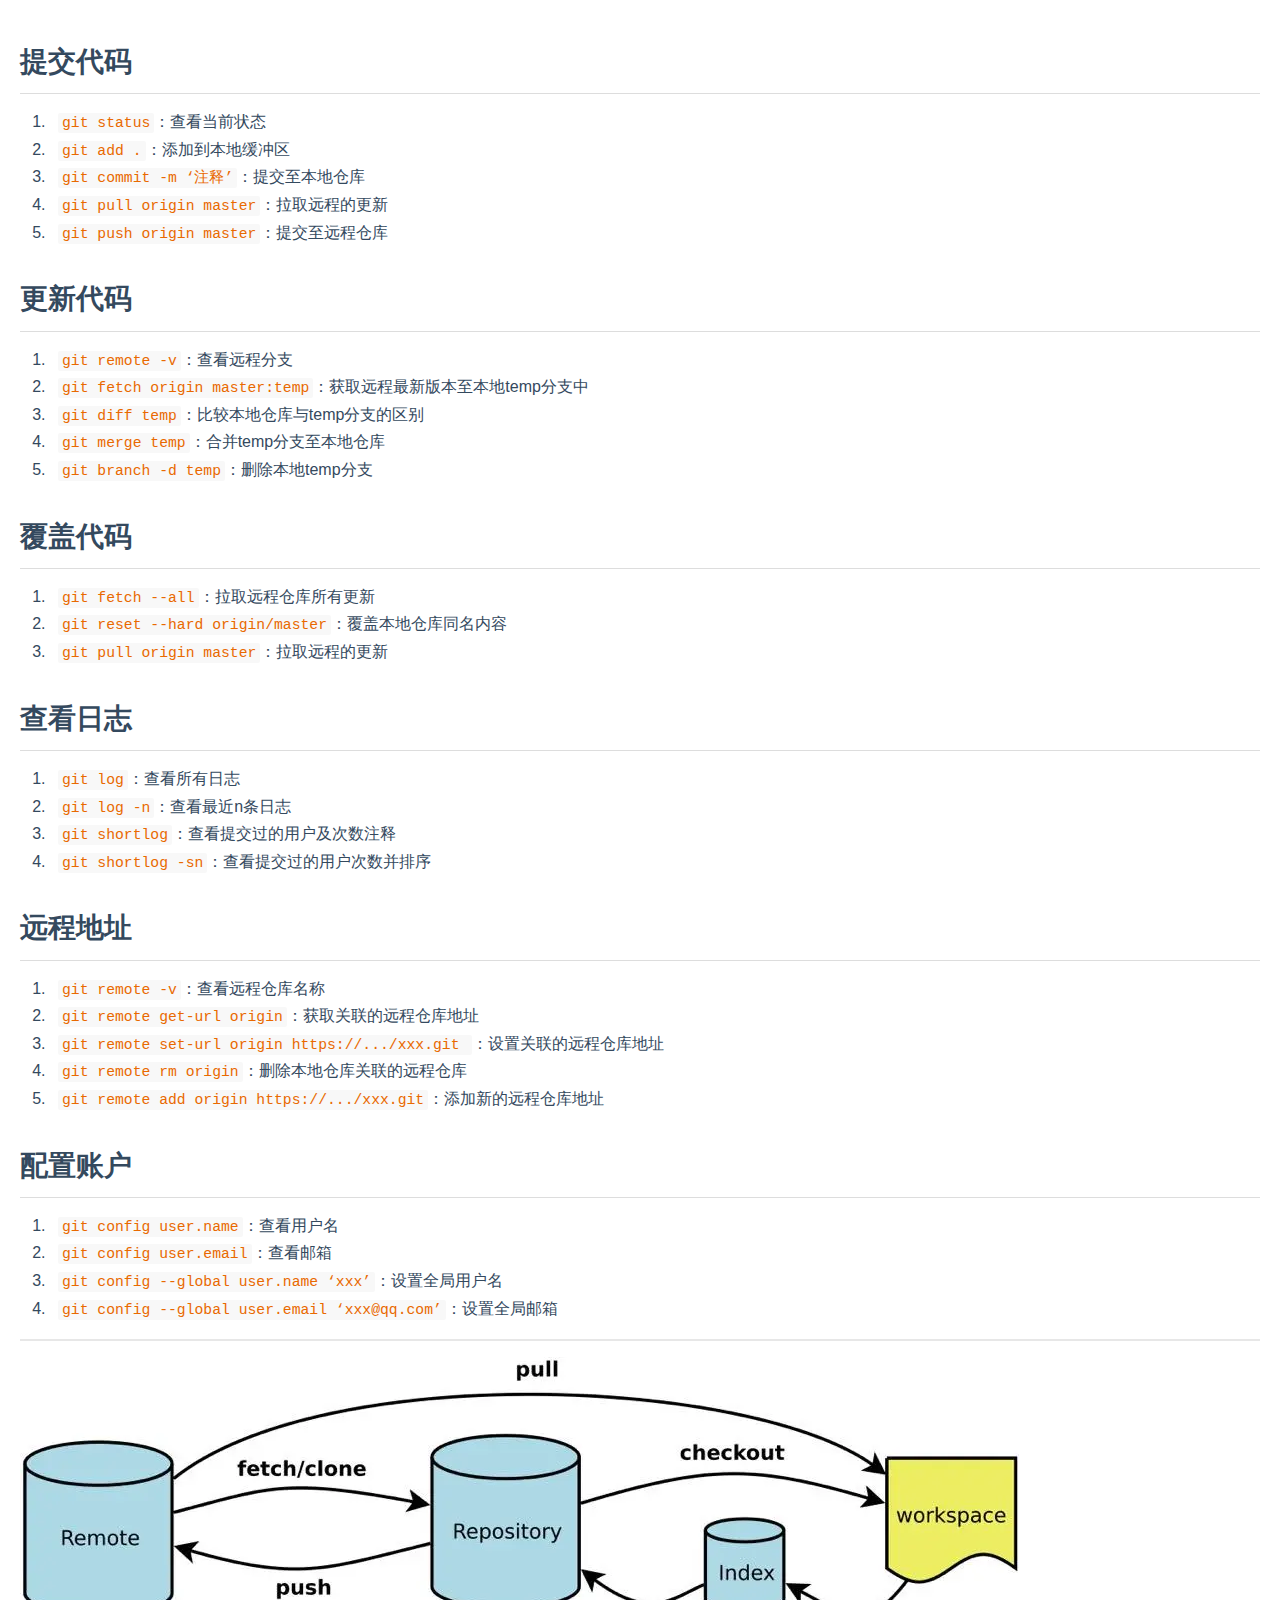
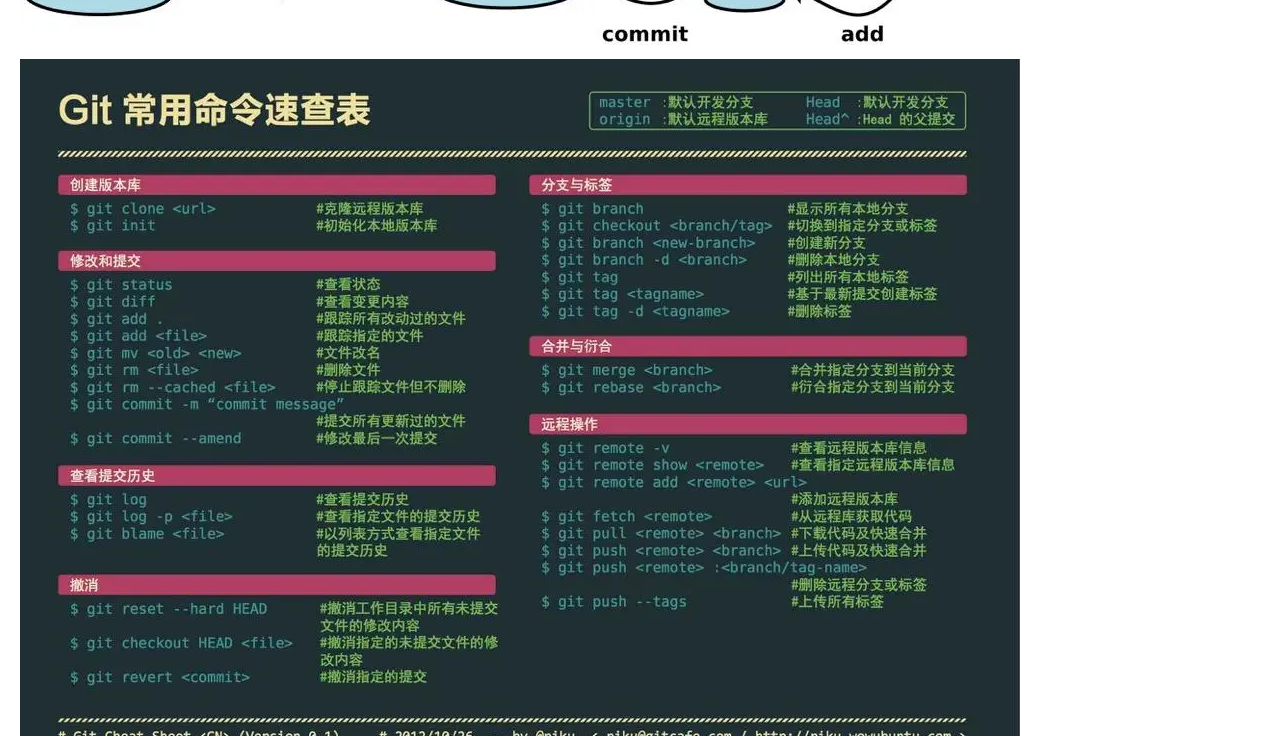
<file: Git/1、Git常用命令.html>
<html><head><title>1、Git常用命令</title><link rel='stylesheet' type='text/css' href='..\markdown.css'></head><body><div id='write'><h2>提交代码</h2>
<ol>
<li><code>git status</code>：查看当前状态</li>
<li><code>git add .</code>：添加到本地缓冲区</li>
<li><code>git commit -m ‘注释’</code>：提交至本地仓库</li>
<li><code>git pull origin master</code>：拉取远程的更新</li>
<li><code>git push origin master</code>：提交至远程仓库</li>
</ol>
<h2>更新代码</h2>
<ol>
<li><code>git remote -v</code>：查看远程分支</li>
<li><code>git fetch origin master:temp</code>：获取远程最新版本至本地temp分支中</li>
<li><code>git diff temp</code>：比较本地仓库与temp分支的区别</li>
<li><code>git merge temp</code>：合并temp分支至本地仓库</li>
<li><code>git branch -d temp</code>：删除本地temp分支</li>
</ol>
<h2>覆盖代码</h2>
<ol>
<li><code>git fetch --all</code>：拉取远程仓库所有更新</li>
<li><code>git reset --hard origin/master</code>：覆盖本地仓库同名内容</li>
<li><code>git pull origin master</code>：拉取远程的更新</li>
</ol>
<h2>查看日志</h2>
<ol>
<li><code>git log</code>：查看所有日志</li>
<li><code>git log -n</code>：查看最近n条日志</li>
<li><code>git shortlog</code>：查看提交过的用户及次数注释</li>
<li><code>git shortlog -sn</code>：查看提交过的用户次数并排序</li>
</ol>
<h2>远程地址</h2>
<ol>
<li><code>git remote -v</code>：查看远程仓库名称</li>
<li><code>git remote get-url origin</code>：获取关联的远程仓库地址</li>
<li><code>git remote set-url origin https://.../xxx.git </code>：设置关联的远程仓库地址</li>
<li><code>git remote rm origin</code>：删除本地仓库关联的远程仓库</li>
<li><code>git remote add origin https://.../xxx.git</code>：添加新的远程仓库地址</li>
</ol>
<h2>配置账户</h2>
<ol>
<li><code>git config user.name</code>：查看用户名</li>
<li><code>git config user.email</code>：查看邮箱</li>
<li><code>git config --global user.name ‘xxx’</code>：设置全局用户名</li>
<li><code>git config --global user.email ‘xxx@qq.com’</code>：设置全局邮箱</li>
</ol>
<hr />
<p><img src="images/Git使用.webp" alt="Git" /></p>
<p><img src="images/Git命令.webp" alt="Git" /></p>
</div></body></html>
</file>
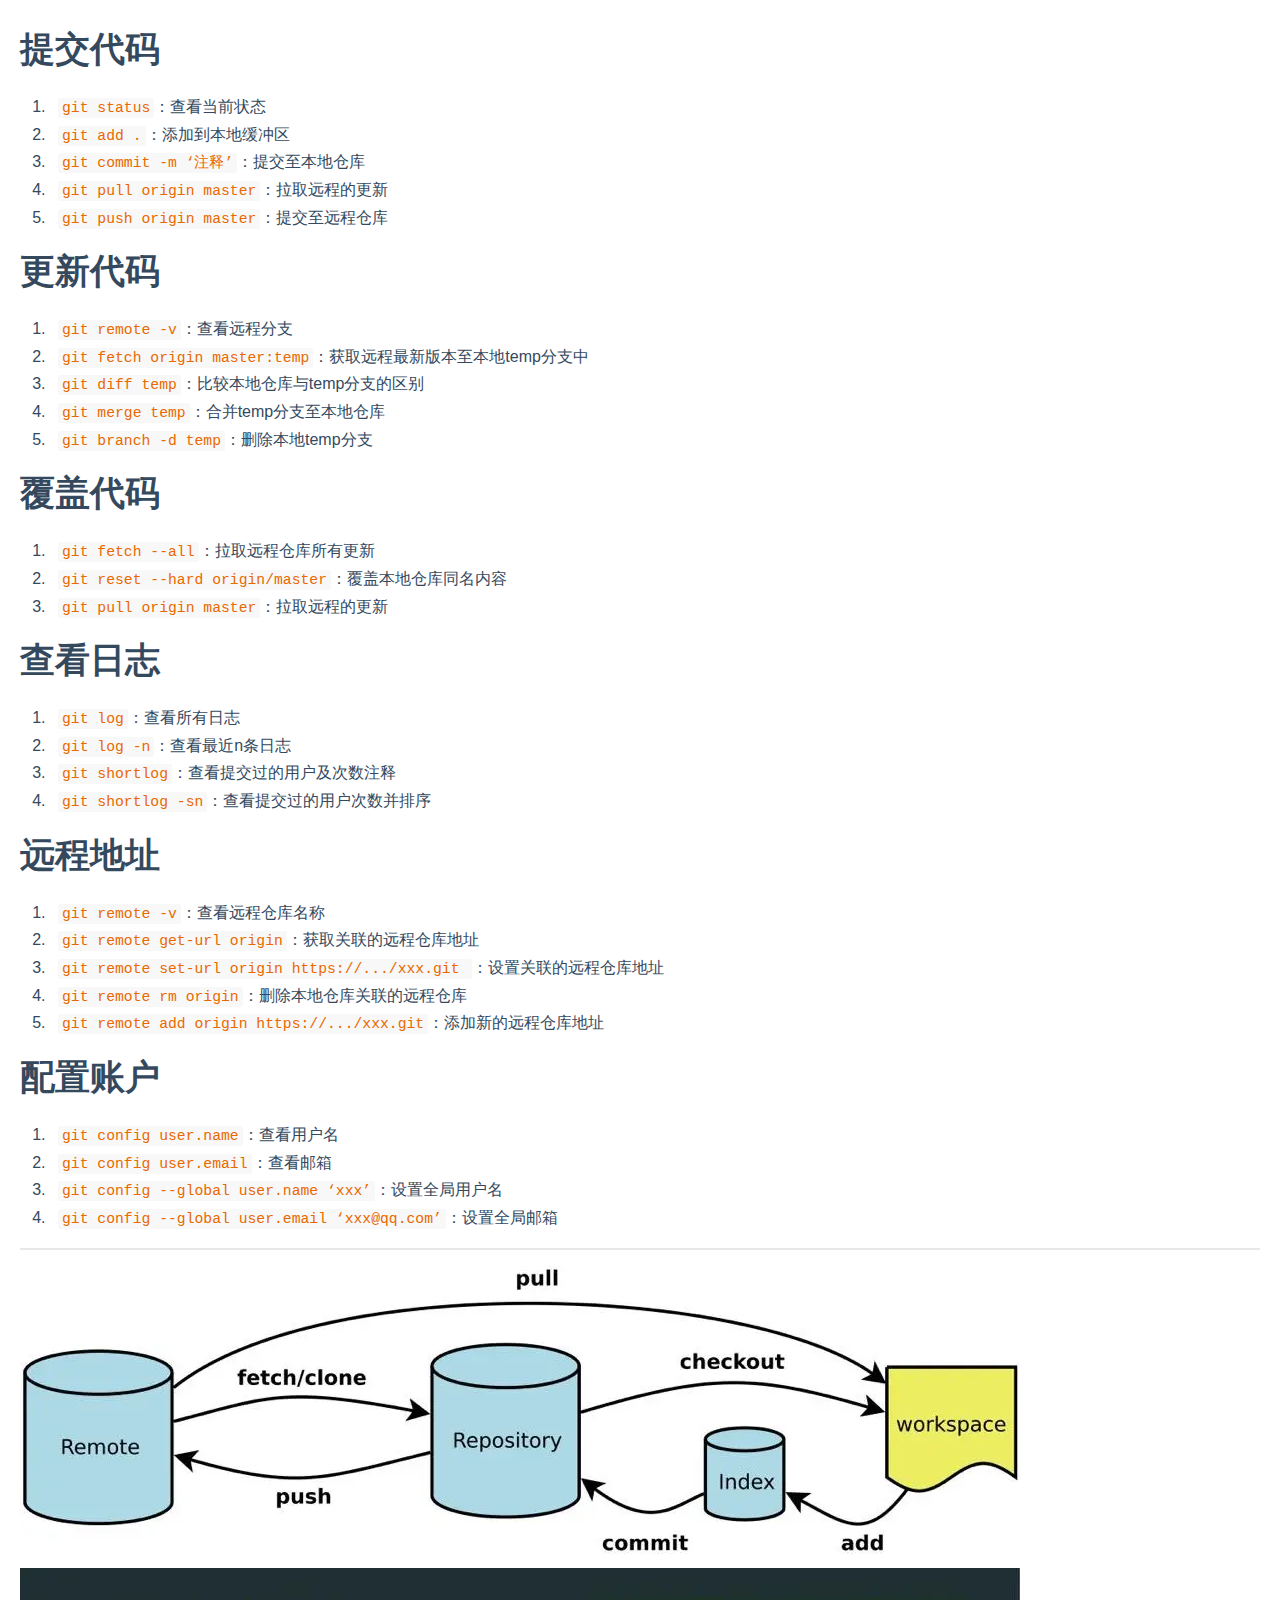
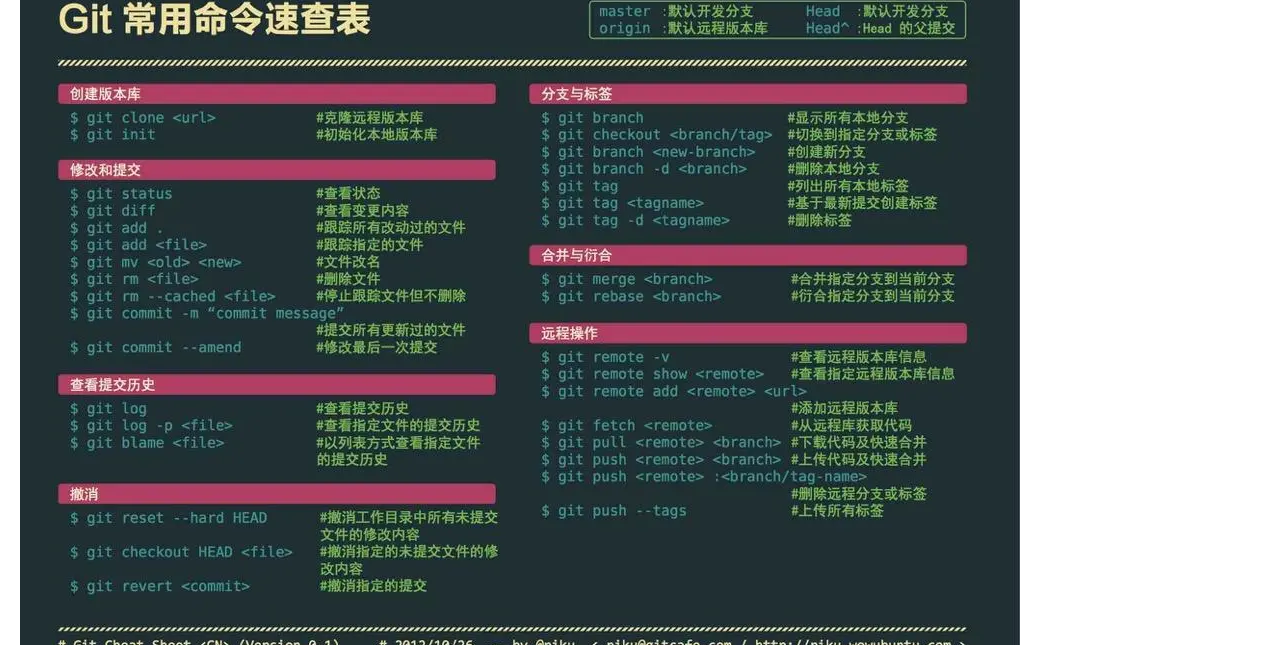
<file: Git/Git常用命令.html>
<html><head><title>Git常用命令</title><link rel='stylesheet' type='text/css' href='..\markdown.css'></head><body><div id='write'><h1>提交代码</h1>
<ol>
<li><code>git status</code>：查看当前状态</li>
<li><code>git add .</code>：添加到本地缓冲区</li>
<li><code>git commit -m ‘注释’</code>：提交至本地仓库</li>
<li><code>git pull origin master</code>：拉取远程的更新</li>
<li><code>git push origin master</code>：提交至远程仓库</li>
</ol>
<h1>更新代码</h1>
<ol>
<li><code>git remote -v</code>：查看远程分支</li>
<li><code>git fetch origin master:temp</code>：获取远程最新版本至本地temp分支中</li>
<li><code>git diff temp</code>：比较本地仓库与temp分支的区别</li>
<li><code>git merge temp</code>：合并temp分支至本地仓库</li>
<li><code>git branch -d temp</code>：删除本地temp分支</li>
</ol>
<h1>覆盖代码</h1>
<ol>
<li><code>git fetch --all</code>：拉取远程仓库所有更新</li>
<li><code>git reset --hard origin/master</code>：覆盖本地仓库同名内容</li>
<li><code>git pull origin master</code>：拉取远程的更新</li>
</ol>
<h1>查看日志</h1>
<ol>
<li><code>git log</code>：查看所有日志</li>
<li><code>git log -n</code>：查看最近n条日志</li>
<li><code>git shortlog</code>：查看提交过的用户及次数注释</li>
<li><code>git shortlog -sn</code>：查看提交过的用户次数并排序</li>
</ol>
<h1>远程地址</h1>
<ol>
<li><code>git remote -v</code>：查看远程仓库名称</li>
<li><code>git remote get-url origin</code>：获取关联的远程仓库地址</li>
<li><code>git remote set-url origin https://.../xxx.git </code>：设置关联的远程仓库地址</li>
<li><code>git remote rm origin</code>：删除本地仓库关联的远程仓库</li>
<li><code>git remote add origin https://.../xxx.git</code>：添加新的远程仓库地址</li>
</ol>
<h1>配置账户</h1>
<ol>
<li><code>git config user.name</code>：查看用户名</li>
<li><code>git config user.email</code>：查看邮箱</li>
<li><code>git config --global user.name ‘xxx’</code>：设置全局用户名</li>
<li><code>git config --global user.email ‘xxx@qq.com’</code>：设置全局邮箱</li>
</ol>
<hr />
<p><img src="images/Git使用.webp" alt="Git" /></p>
<p><img src="images/Git命令.webp" alt="Git" /></p>
</div></body></html>
</file>
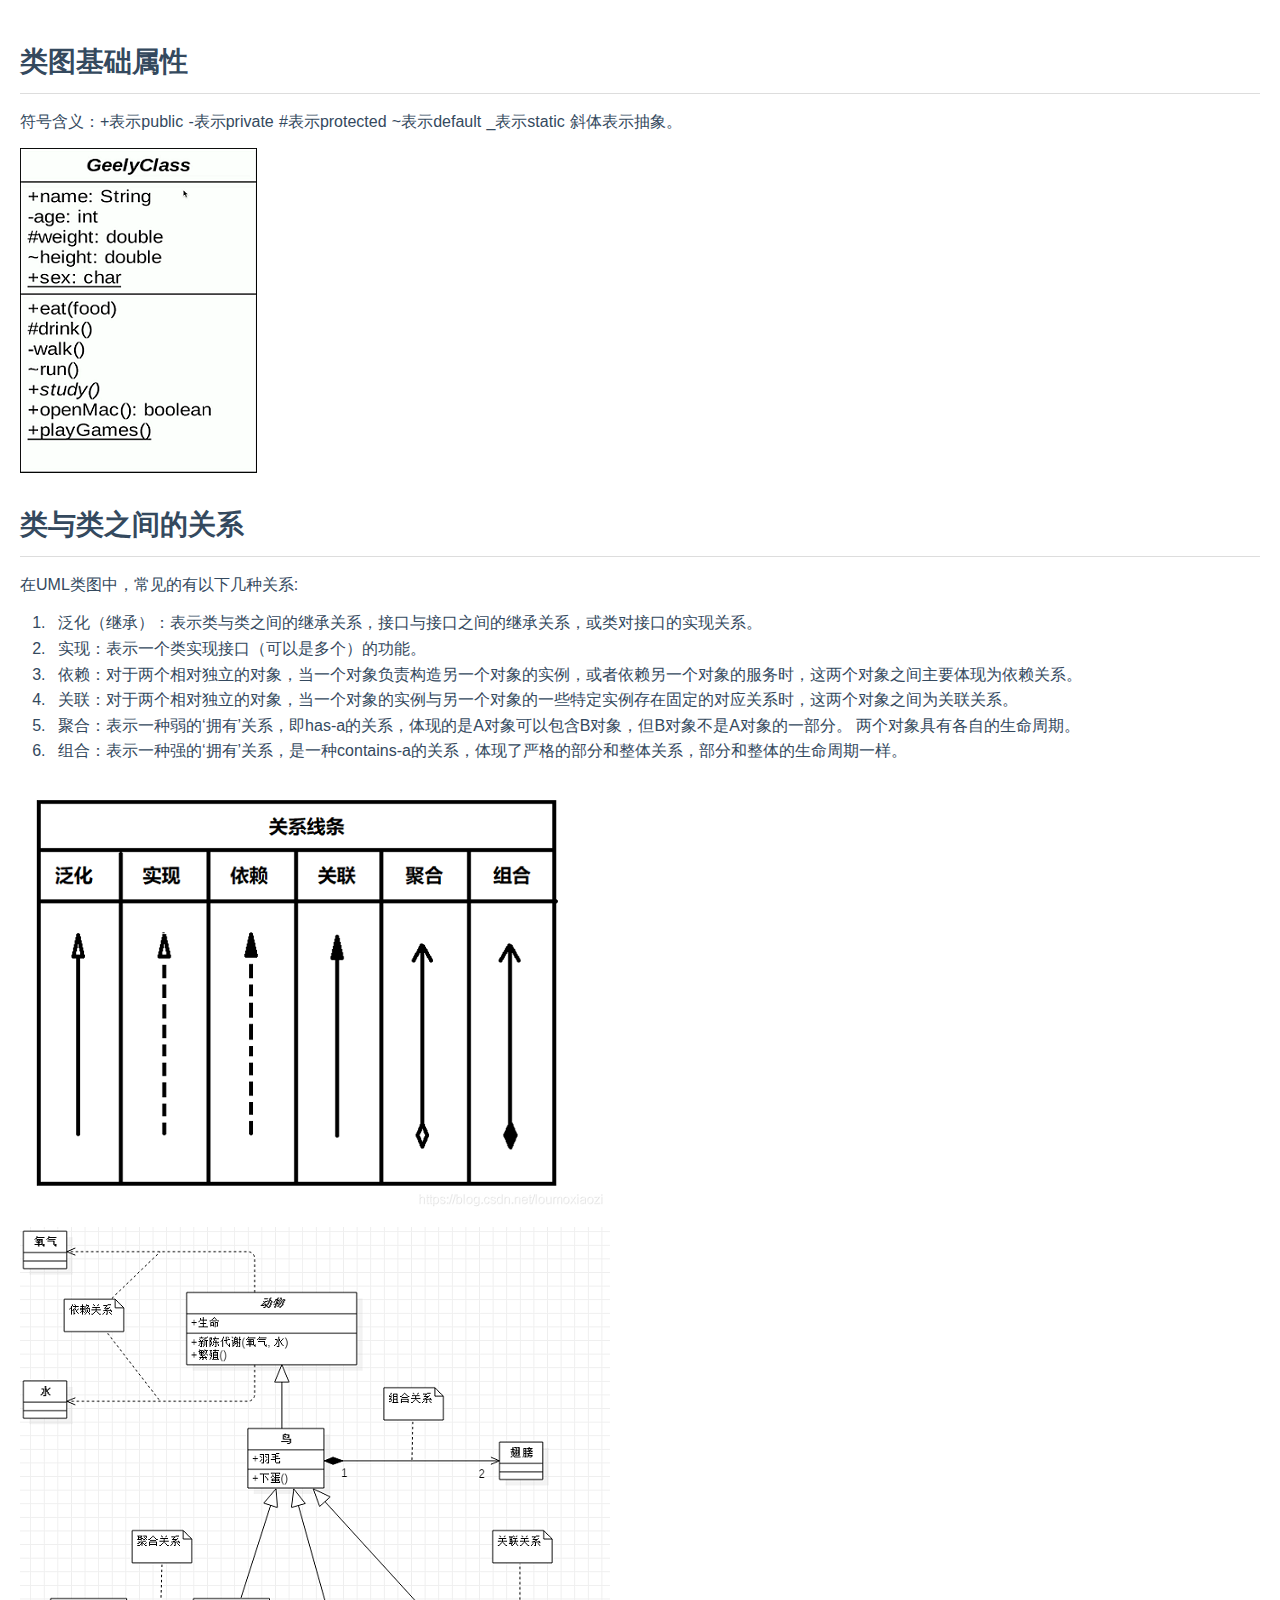
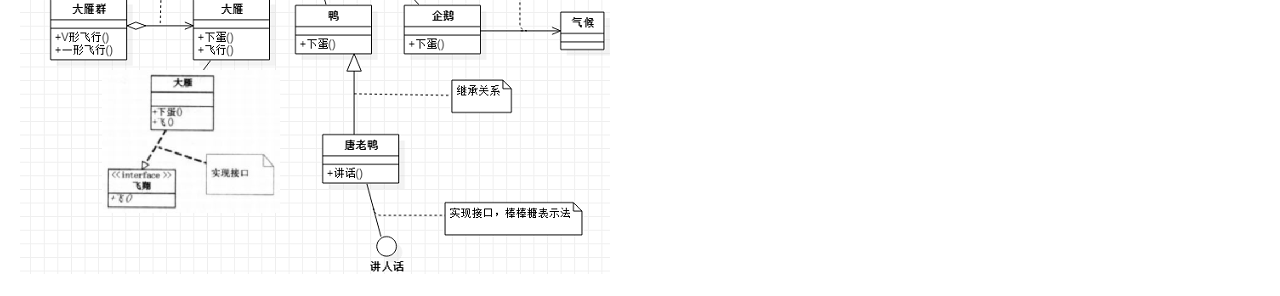
<file: UML/1、UML类图.html>
<html><head><title>1、UML类图</title><link rel='stylesheet' type='text/css' href='..\markdown.css'></head><body><div id='write'><h2>类图基础属性</h2>
<p>符号含义：+表示public    -表示private    #表示protected   ~表示default   _表示static   斜体表示抽象。</p>
<p><img src="images/类图的表示.png" alt="类图的表示" /></p>
<h2>类与类之间的关系</h2>
<p>在UML类图中，常见的有以下几种关系:</p>
<ol>
<li>泛化（继承）：表示类与类之间的继承关系，接口与接口之间的继承关系，或类对接口的实现关系。</li>
<li>实现：表示一个类实现接口（可以是多个）的功能。</li>
<li>依赖：对于两个相对独立的对象，当一个对象负责构造另一个对象的实例，或者依赖另一个对象的服务时，这两个对象之间主要体现为依赖关系。</li>
<li>关联：对于两个相对独立的对象，当一个对象的实例与另一个对象的一些特定实例存在固定的对应关系时，这两个对象之间为关联关系。</li>
<li>聚合：表示一种弱的‘拥有’关系，即has-a的关系，体现的是A对象可以包含B对象，但B对象不是A对象的一部分。 两个对象具有各自的生命周期。</li>
<li>组合：表示一种强的‘拥有’关系，是一种contains-a的关系，体现了严格的部分和整体关系，部分和整体的生命周期一样。</li>
</ol>
<p><img src="images/关系线条.png" alt="关系线条" /></p>
<p><img src="images/类与类之间的关系.png" alt="类与类之间的关系" /></p>
</div></body></html>
</file>
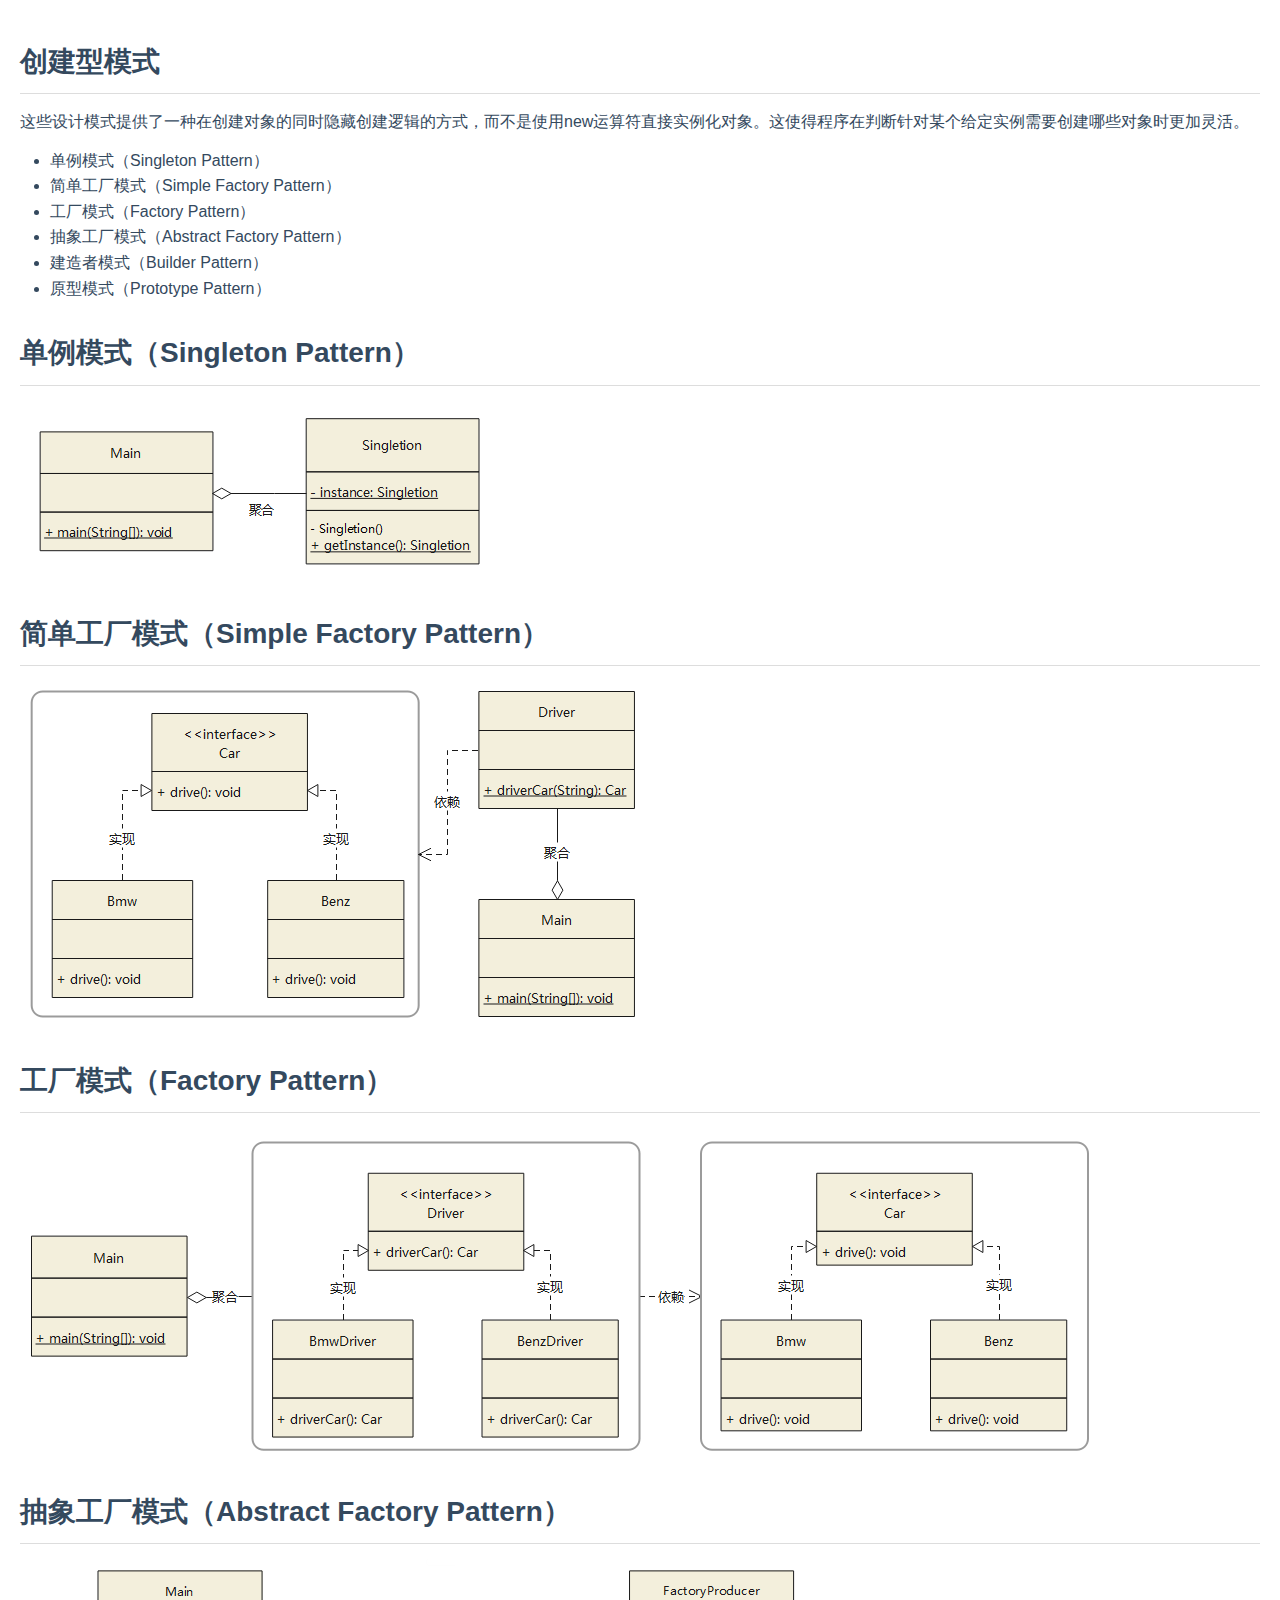
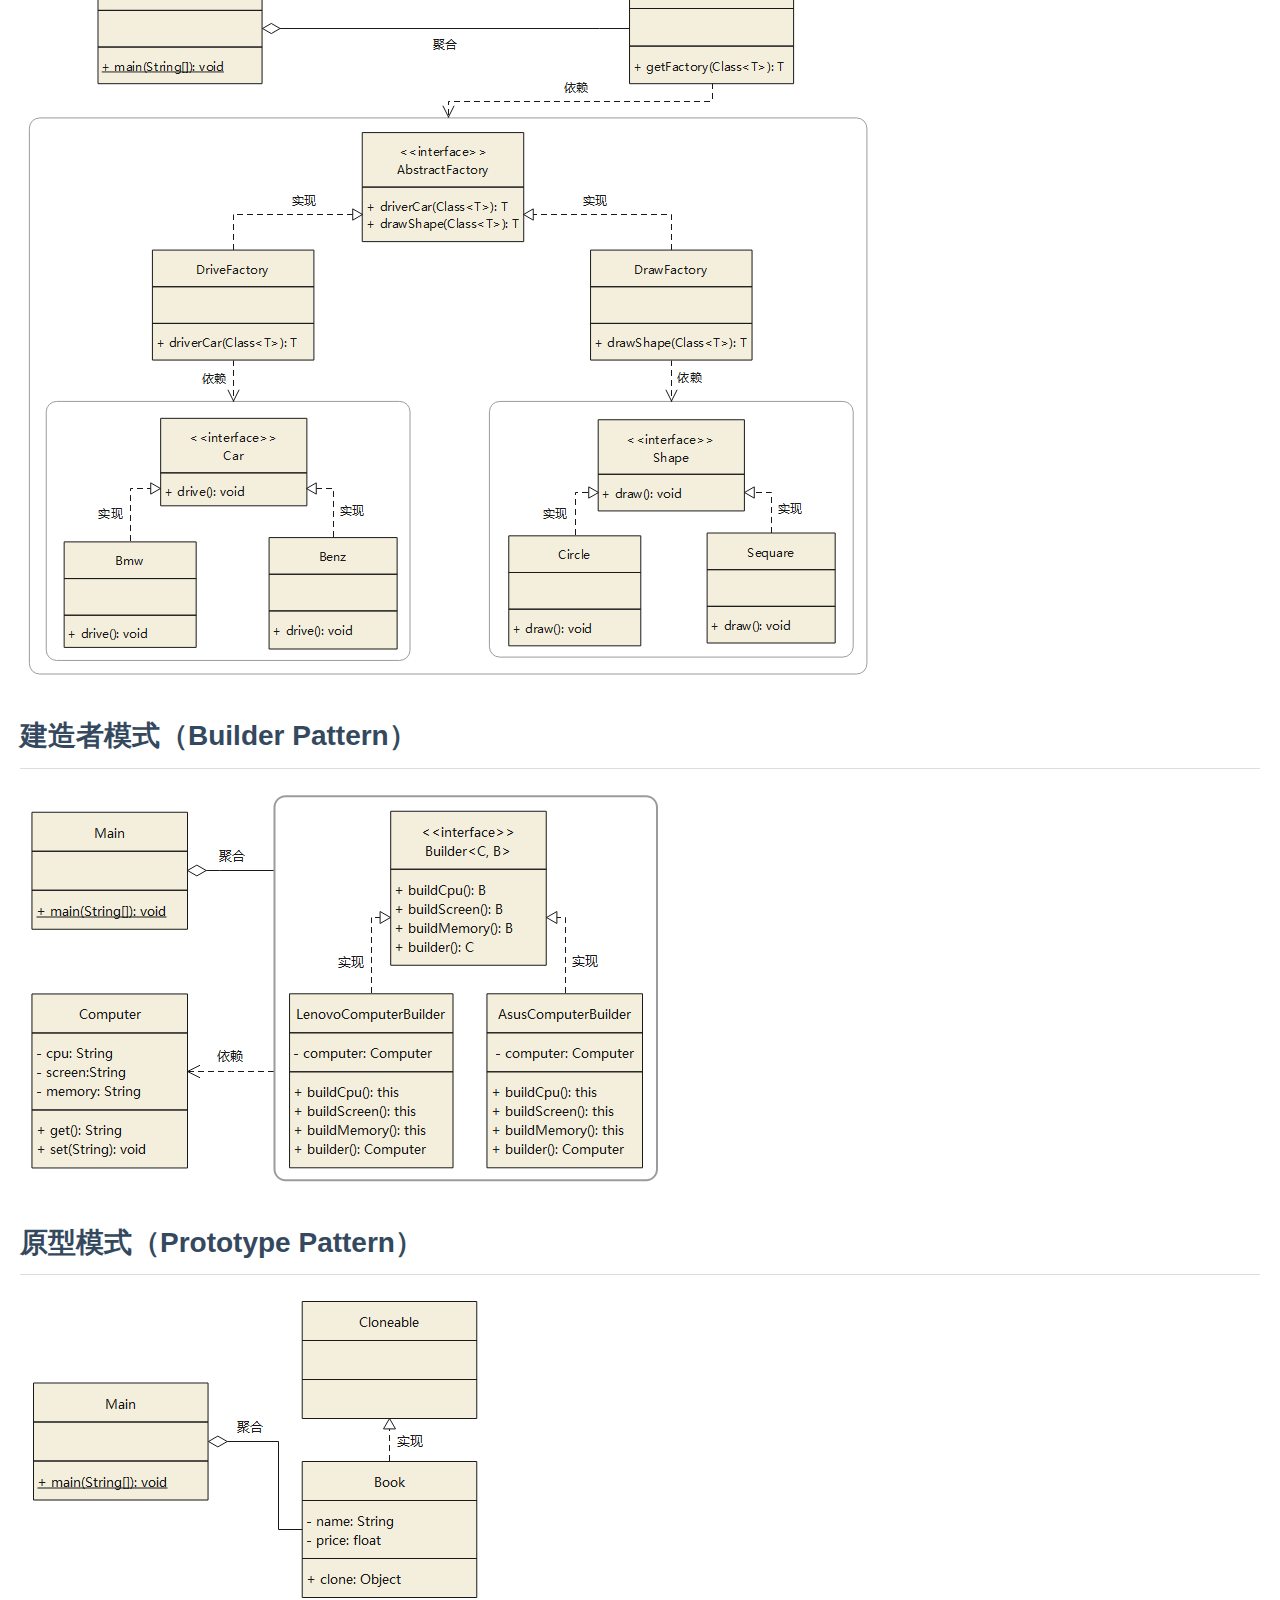
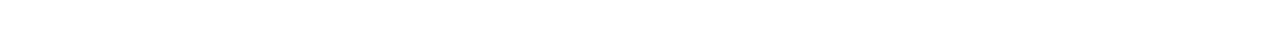
<file: 设计模式/1、创建型模式.html>
<html><head><title>1、创建型模式</title><link rel='stylesheet' type='text/css' href='..\markdown.css'></head><body><div id='write'><h2>创建型模式</h2>
<p>这些设计模式提供了一种在创建对象的同时隐藏创建逻辑的方式，而不是使用new运算符直接实例化对象。这使得程序在判断针对某个给定实例需要创建哪些对象时更加灵活。</p>
<ul>
<li>单例模式（Singleton Pattern）</li>
<li>简单工厂模式（Simple Factory Pattern）</li>
<li>工厂模式（Factory Pattern）</li>
<li>抽象工厂模式（Abstract Factory Pattern）</li>
<li>建造者模式（Builder Pattern）</li>
<li>原型模式（Prototype Pattern）</li>
</ul>
<h2>单例模式（Singleton Pattern）</h2>
<p><img src="images/单例模式.png" alt="单例模式" /></p>
<h2>简单工厂模式（Simple Factory Pattern）</h2>
<p><img src="images/简单工厂模式.png" alt="简单工厂模式" /></p>
<h2>工厂模式（Factory Pattern）</h2>
<p><img src="images/工厂模式.png" alt="工厂模式" /></p>
<h2>抽象工厂模式（Abstract Factory Pattern）</h2>
<p><img src="images/抽象工厂模式.png" alt="抽象工厂模式" /></p>
<h2>建造者模式（Builder Pattern）</h2>
<p><img src="images/建造者模式.png" alt="建造者模式" /></p>
<h2>原型模式（Prototype Pattern）</h2>
<p><img src="images/原型模式.png" alt="原型模式" /></p>
</div></body></html>
</file>
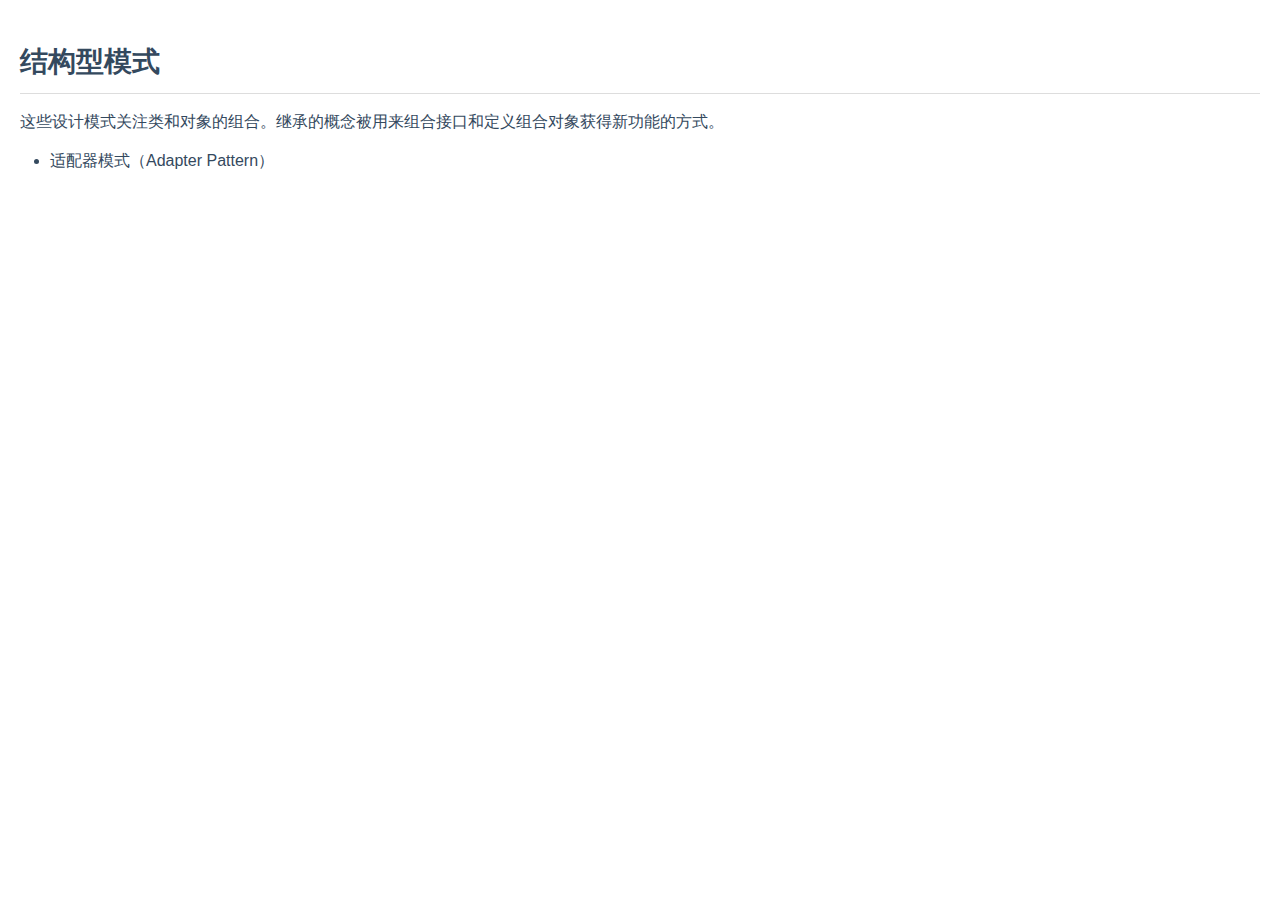
<file: 设计模式/2、结构型模式.html>
<html><head><title>2、结构型模式</title><link rel='stylesheet' type='text/css' href='..\markdown.css'></head><body><div id='write'><h2>结构型模式</h2>
<p>这些设计模式关注类和对象的组合。继承的概念被用来组合接口和定义组合对象获得新功能的方式。</p>
<ul>
<li>适配器模式（Adapter Pattern）</li>
</ul>
</div></body></html>
</file>
